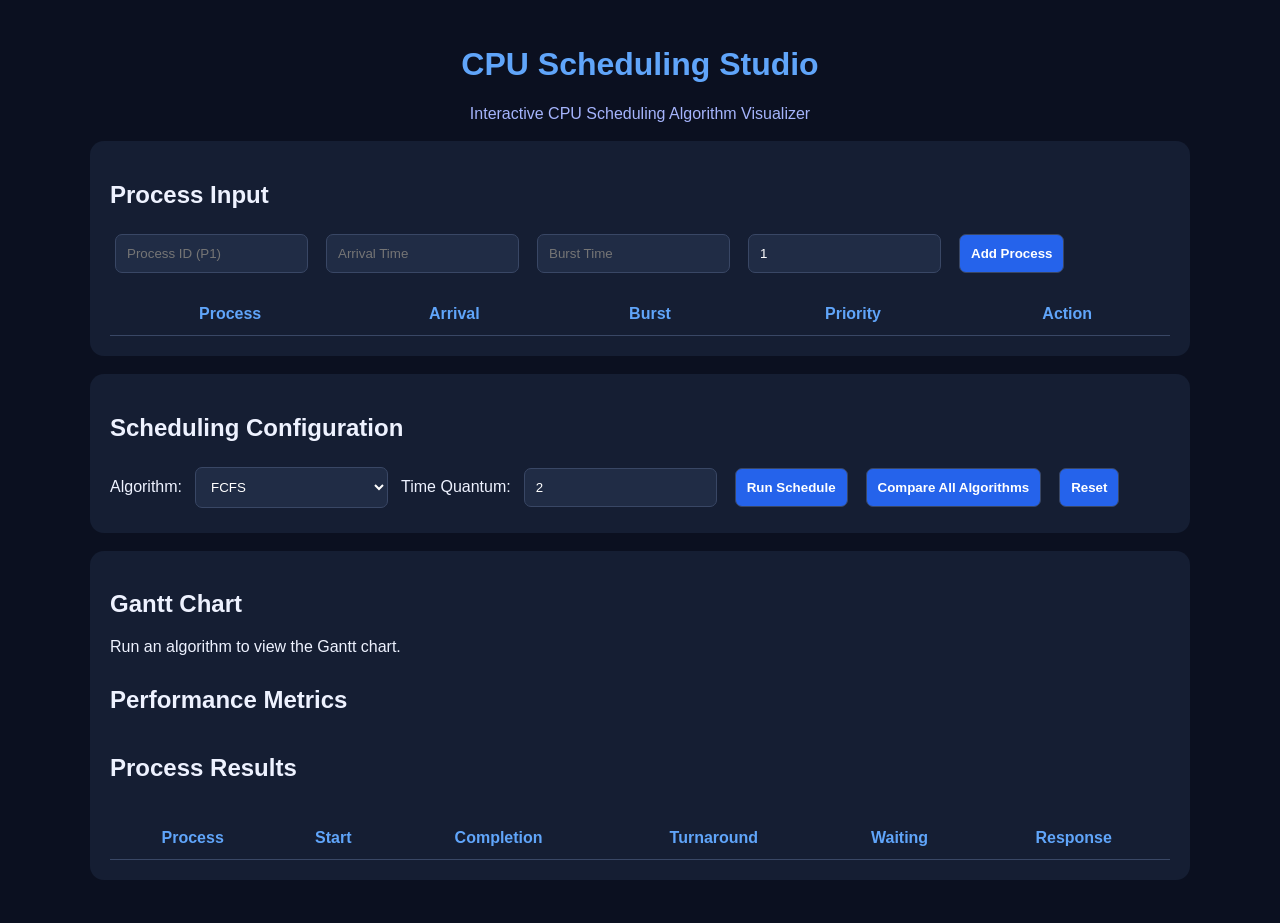
<file: index.html>
<!DOCTYPE html>
<html lang="en">
<head>
<meta charset="UTF-8">
<meta name="viewport" content="width=device-width, initial-scale=1.0">
<title>CPU Scheduling Studio</title>
<style>
*{box-sizing:border-box}
body{margin:0;background:#0b1020;color:#eef2ff;font-family:Arial,sans-serif;padding:25px}
.container{max-width:1100px;margin:auto}
h1{color:#60a5fa;text-align:center}
.subtitle{text-align:center;color:#a5b4fc}
.card{background:#151e33;padding:20px;border-radius:14px;margin:18px 0}
input,select,button{padding:11px;border-radius:7px;border:1px solid #394765;background:#202c45;color:white;margin:5px}
button{background:#2563eb;cursor:pointer;font-weight:bold}
button:hover{background:#1d4ed8}
table{width:100%;border-collapse:collapse;margin-top:15px}
th,td{padding:12px;text-align:center;border-bottom:1px solid #394765}
th{color:#60a5fa}
.gantt{display:flex;overflow-x:auto;margin:20px 0;padding-bottom:10px}
.block{min-width:75px;padding:15px 8px;text-align:center;background:#2563eb;border-right:2px solid #0b1020;border-radius:5px}
.idle{background:#64748b}
.time{font-size:12px;color:#a5b4fc;margin-top:5px}
.metrics{display:grid;grid-template-columns:repeat(auto-fit,minmax(150px,1fr));gap:12px}
.metric{background:#202c45;padding:15px;border-radius:9px;text-align:center}
.metric strong{display:block;font-size:23px;color:#60a5fa;margin-top:8px}
.actions{display:flex;flex-wrap:wrap;align-items:center;gap:8px}
@media(max-width:600px){body{padding:10px}th,td{padding:7px;font-size:12px}}
</style>
</head>
<body>
<div class="container">
<h1>CPU Scheduling Studio</h1>
<p class="subtitle">Interactive CPU Scheduling Algorithm Visualizer</p>

<div class="card">
<h2>Process Input</h2>
<div class="actions">
<input id="pid" placeholder="Process ID (P1)">
<input id="arrival" type="number" min="0" placeholder="Arrival Time">
<input id="burst" type="number" min="1" placeholder="Burst Time">
<input id="priority" type="number" placeholder="Priority" value="1">
<button onclick="addProcess()">Add Process</button>
</div>
<table>
<thead><tr><th>Process</th><th>Arrival</th><th>Burst</th><th>Priority</th><th>Action</th></tr></thead>
<tbody id="processRows"></tbody>
</table>
</div>

<div class="card">
<h2>Scheduling Configuration</h2>
<div class="actions">
<label>Algorithm:</label>
<select id="algorithm">
<option value="FCFS">FCFS</option>
<option value="SJF">SJF (Non-preemptive)</option>
<option value="Priority">Priority (Non-preemptive)</option>
<option value="RR">Round Robin</option>
</select>
<label>Time Quantum:</label>
<input id="quantum" type="number" value="2" min="1">
<button onclick="runSchedule()">Run Schedule</button>
<button onclick="compareAll()">Compare All Algorithms</button>
<button onclick="resetAll()">Reset</button>
</div>
</div>

<div class="card">
<h2>Gantt Chart</h2>
<div id="gantt" class="gantt">Run an algorithm to view the Gantt chart.</div>
<h2>Performance Metrics</h2>
<div class="metrics" id="metrics"></div>
<h2>Process Results</h2>
<div style="overflow-x:auto">
<table>
<thead><tr><th>Process</th><th>Start</th><th>Completion</th><th>Turnaround</th><th>Waiting</th><th>Response</th></tr></thead>
<tbody id="results"></tbody>
</table>
</div>
</div>

<div class="card" id="comparison" style="display:none">
<h2>Algorithm Comparison</h2>
<div style="overflow-x:auto">
<table>
<thead><tr><th>Algorithm</th><th>Avg Waiting</th><th>Avg Turnaround</th><th>Avg Response</th><th>CPU Utilization</th><th>Makespan</th></tr></thead>
<tbody id="compareRows"></tbody>
</table>
</div>
</div>
</div>

<script>
let processes=[];
function addProcess(){
 const id=document.getElementById('pid').value.trim();
 const at=Number(document.getElementById('arrival').value);
 const bt=Number(document.getElementById('burst').value);
 const pr=Number(document.getElementById('priority').value);
 if(!id||!Number.isInteger(at)||at<0||!Number.isInteger(bt)||bt<=0||!Number.isFinite(pr)||processes.some(p=>p.pid===id)){
 alert("Enter a unique process ID, non-negative arrival, positive burst and valid priority.");return;
 }
 processes.push({pid:id,at,bt,pr});
 renderProcesses();
 document.getElementById('pid').value='';
 document.getElementById('arrival').value='';
 document.getElementById('burst').value='';
}
function renderProcesses(){
 document.getElementById('processRows').innerHTML=processes.map((p,i)=>
 `<tr><td>${p.pid}</td><td>${p.at}</td><td>${p.bt}</td><td>${p.pr}</td><td><button onclick="removeProcess(${i})">Remove</button></td></tr>`
 ).join('');
}
function removeProcess(i){processes.splice(i,1);renderProcesses()}
function simulate(algo){
 if(!processes.length)throw Error("Add at least one process first.");
 const quantum=Number(document.getElementById('quantum').value);
 if(algo==='RR'&&(!Number.isInteger(quantum)||quantum<1))throw Error("Time quantum must be a positive integer.");
 let segments=[],stats={},firstStarts={},time=0,done=new Set(),remaining={};
 processes.forEach(p=>remaining[p.pid]=p.bt);
 const add=(pid,start,end)=>{if(end>start)segments.push({pid,start,end})};
 if(algo==='RR'){
  let queue=[],arrived=new Set(),completed=new Set();
  while(completed.size<processes.length){
   processes.filter(p=>p.at<=time&&!arrived.has(p.pid)).sort((a,b)=>a.at-b.at).forEach(p=>{queue.push(p);arrived.add(p.pid)});
   if(!queue.length){
    let next=Math.min(...processes.filter(p=>!completed.has(p.pid)).map(p=>p.at));
    add('IDLE',time,next);time=next;continue;
   }
   let p=queue.shift(),start=time; if(firstStarts[p.pid]===undefined)firstStarts[p.pid]=start;
   let run=Math.min(quantum,remaining[p.pid]);
   time+=run;remaining[p.pid]-=run;add(p.pid,start,time);
   processes.filter(x=>x.at<=time&&!arrived.has(x.pid)).sort((a,b)=>a.at-b.at).forEach(x=>{queue.push(x);arrived.add(x.pid)});
   if(remaining[p.pid]>0)queue.push(p);
   else{completed.add(p.pid);stats[p.pid]={start:stats[p.pid]?.start??start,ct:time}}
  }
 }else{
  while(done.size<processes.length){
   let available=processes.filter(p=>!done.has(p.pid)&&p.at<=time);
   if(!available.length){
    let next=Math.min(...processes.filter(p=>!done.has(p.pid)).map(p=>p.at));
    add('IDLE',time,next);time=next;continue;
   }
   available.sort((a,b)=>{
    if(algo==='SJF')return a.bt-b.bt||a.at-b.at;
    if(algo==='Priority')return a.pr-b.pr||a.at-b.at;
    return a.at-b.at;
   });
   let p=available[0],start=time;
   time+=p.bt;add(p.pid,start,time);
   stats[p.pid]={start,ct:time};done.add(p.pid);
  }
 }
 const rows=processes.map(p=>{
  let s=stats[p.pid],tat=s.ct-p.at,wt=tat-p.bt;
  return {pid:p.pid,start:s.start,ct:s.ct,tat,wt,rt:s.start-p.at,bt:p.bt};
 });
 let first=Math.min(...processes.map(p=>p.at)),end=time;
 let busy=segments.filter(s=>s.pid!=='IDLE').reduce((a,s)=>a+s.end-s.start,0);
 let n=rows.length;
 return {segments,rows,avgWT:rows.reduce((a,r)=>a+r.wt,0)/n,avgTAT:rows.reduce((a,r)=>a+r.tat,0)/n,avgRT:rows.reduce((a,r)=>a+r.rt,0)/n,util:100*busy/(end-first),makespan:end-first};
}
function runSchedule(){
 try{showResult(simulate(document.getElementById('algorithm').value));document.getElementById('comparison').style.display='none'}
 catch(e){alert(e.message)}
}
function showResult(r){
 document.getElementById('gantt').innerHTML=r.segments.map(s=>
 `<div><div class="block ${s.pid==='IDLE'?'idle':''}">${s.pid}</div><div class="time">${s.start} → ${s.end}</div></div>`
 ).join('');
 document.getElementById('metrics').innerHTML=[
 ['Average Waiting',r.avgWT.toFixed(2)],['Average Turnaround',r.avgTAT.toFixed(2)],
 ['Average Response',r.avgRT.toFixed(2)],['CPU Utilization',r.util.toFixed(2)+'%'],
 ['Makespan',r.makespan]
 ].map(m=>`<div class="metric">${m[0]}<strong>${m[1]}</strong></div>`).join('');
 document.getElementById('results').innerHTML=r.rows.map(x=>
 `<tr><td>${x.pid}</td><td>${x.start}</td><td>${x.ct}</td><td>${x.tat}</td><td>${x.wt}</td><td>${x.rt}</td></tr>`
 ).join('');
}
function compareAll(){
 try{
  let names=['FCFS','SJF','Priority','RR'];
  let data=names.map(a=>({name:a,...simulate(a)}));
  document.getElementById('compareRows').innerHTML=data.map(r=>
  `<tr><td>${r.name}</td><td>${r.avgWT.toFixed(2)}</td><td>${r.avgTAT.toFixed(2)}</td><td>${r.avgRT.toFixed(2)}</td><td>${r.util.toFixed(2)}%</td><td>${r.makespan}</td></tr>`
  ).join('');
  document.getElementById('comparison').style.display='block';
 }catch(e){alert(e.message)}
}
function resetAll(){
 processes=[];renderProcesses();
 document.getElementById('gantt').textContent='Run an algorithm to view the Gantt chart.';
 document.getElementById('metrics').innerHTML='';
 document.getElementById('results').innerHTML='';
 document.getElementById('comparison').style.display='none';
}
</script>
</body>
</html>
</file>
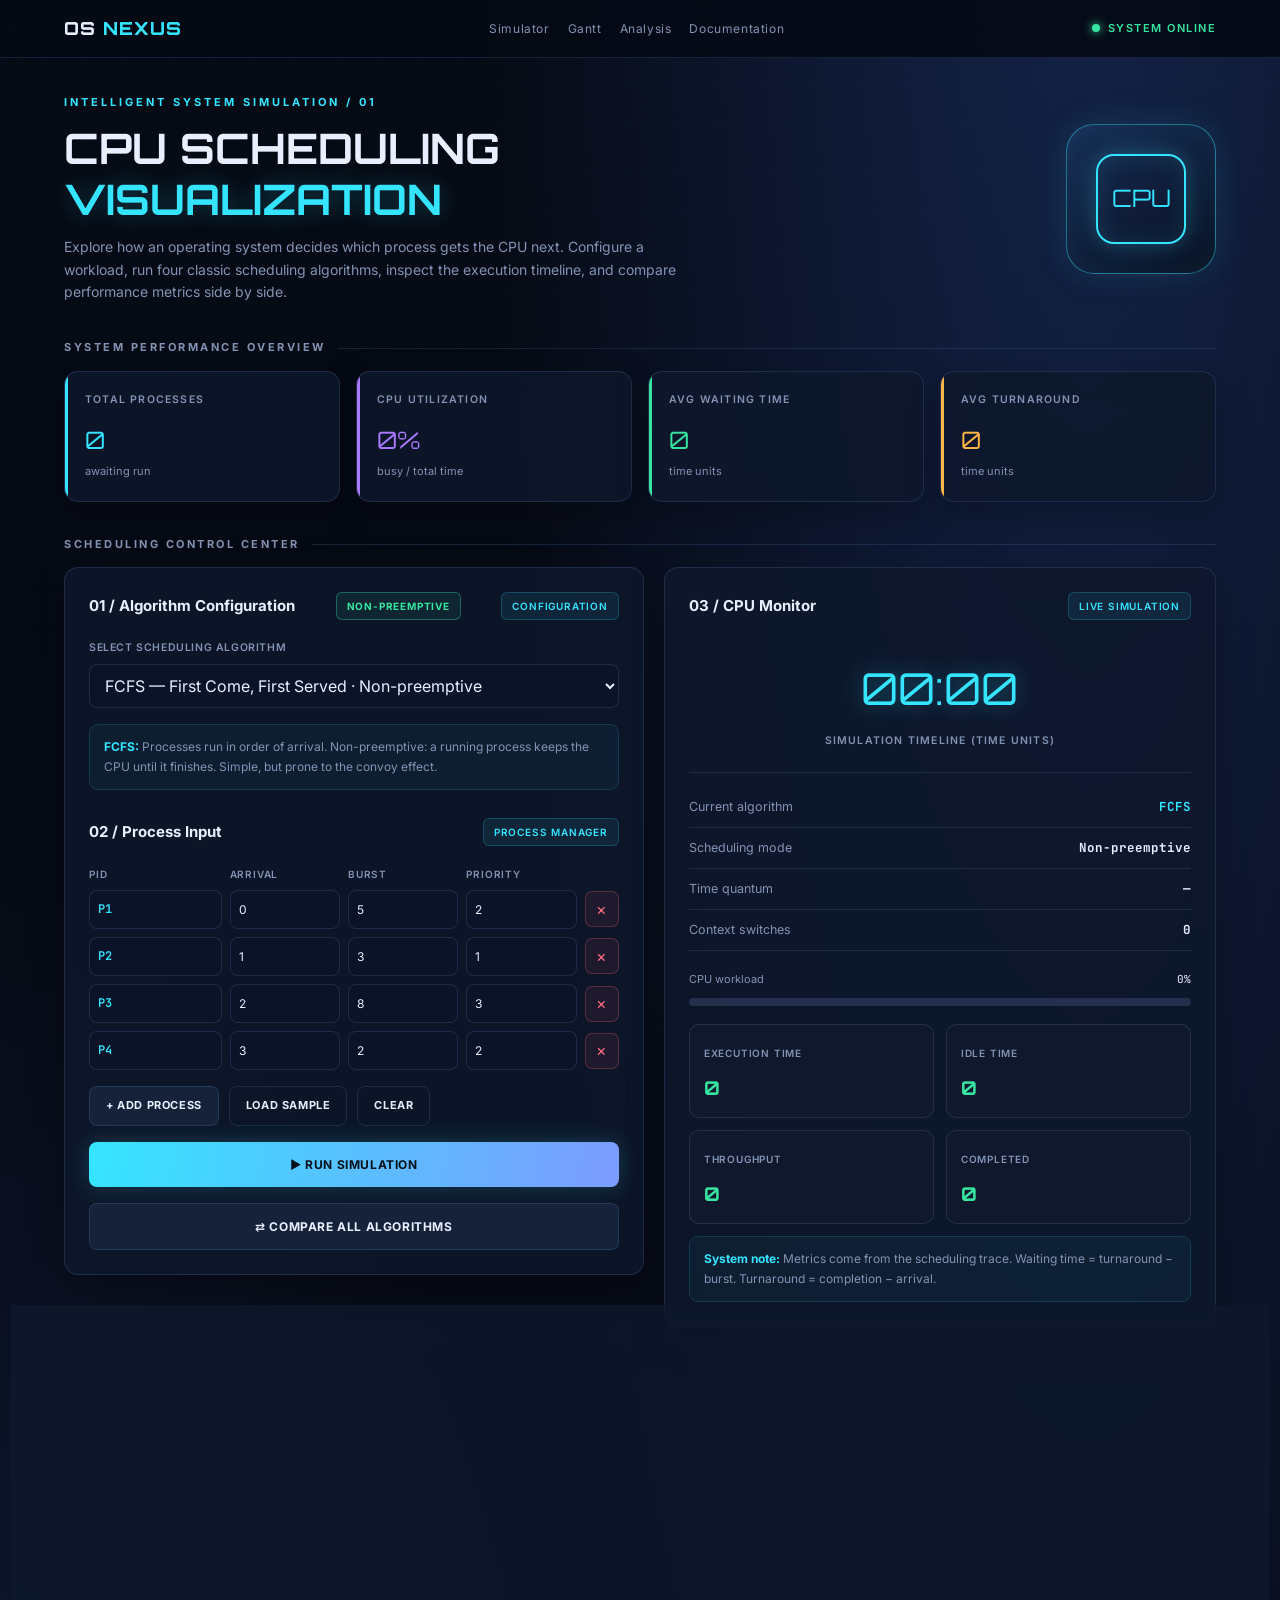
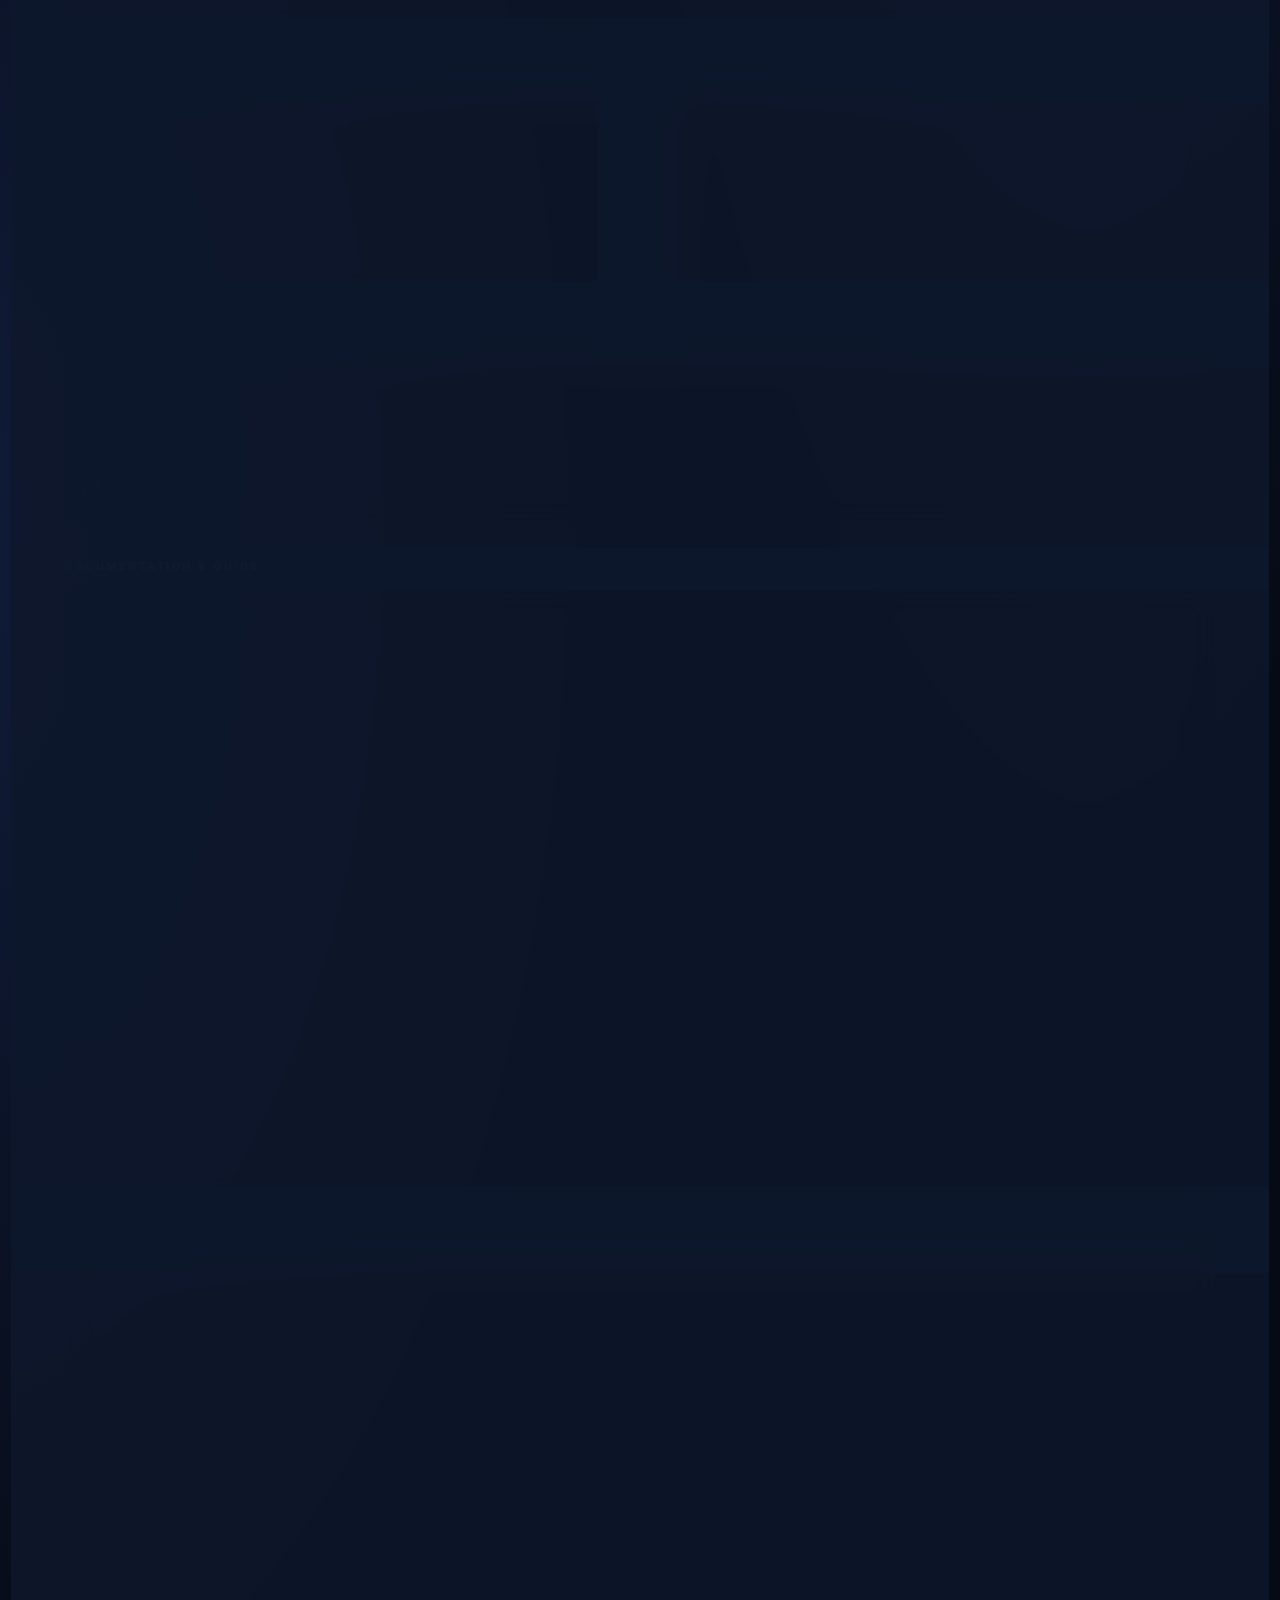
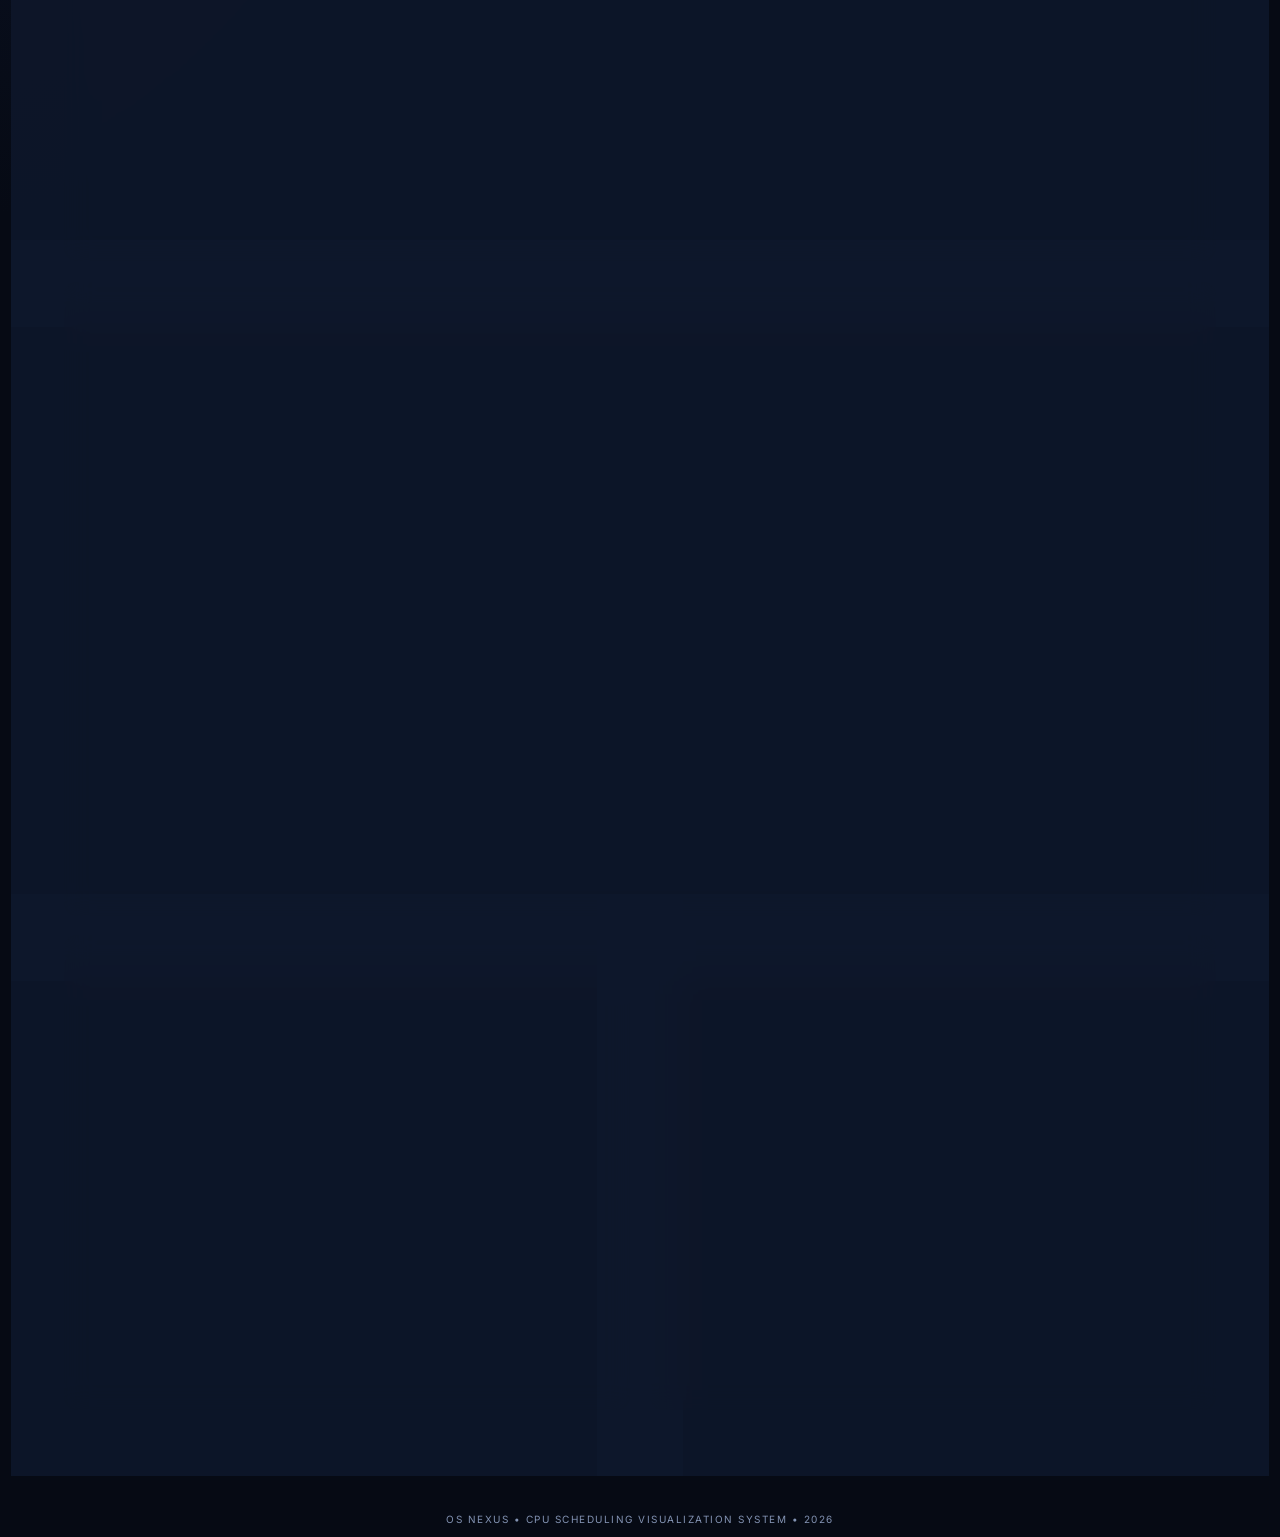
<file: templates/index.html>
<!DOCTYPE html>
<html lang="en">
<head>
<meta charset="UTF-8">
<meta name="viewport" content="width=device-width, initial-scale=1.0">
<title>OS Nexus | CPU Scheduling Visualizer</title>
<style>
@import url('https://fonts.googleapis.com/css2?family=Inter:wght@400;500;600;700&family=JetBrains+Mono:wght@400;600&family=Orbitron:wght@600;700;800&display=swap');

:root {
  --bg: #060a14;
  --panel: rgba(15, 24, 44, .85);
  --panel-solid: #0f182c;
  --cyan: #35e5ff;
  --purple: #a879ff;
  --green: #36e6a0;
  --amber: #ffb547;
  --pink: #ff6b9a;
  --red: #ff6b7f;
  --text: #e8f0ff;
  --muted: #8393b3;
  --border: rgba(99, 157, 218, .18);
  --radius: 14px;
}

* { box-sizing: border-box; }

html { scroll-behavior: smooth; }

body {
  margin: 0;
  color: var(--text);
  font-family: Inter, system-ui, sans-serif;
  line-height: 1.6;
  min-height: 100vh;
  background:
    radial-gradient(ellipse at 85% -10%, #15254d 0%, transparent 40%),
    radial-gradient(ellipse at -5% 45%, #101c3a 0%, transparent 35%),
    var(--bg);
  overflow-x: hidden;
}

body::before {
  content: "";
  position: fixed;
  inset: 0;
  pointer-events: none;
  opacity: .1;
  background-image:
    linear-gradient(rgba(65,147,255,.25) 1px, transparent 1px),
    linear-gradient(90deg, rgba(65,147,255,.25) 1px, transparent 1px);
  background-size: 42px 42px;
  mask-image: linear-gradient(to bottom, black, transparent 85%);
  z-index: 0;
}

button, input, select { font: inherit; }
button { cursor: pointer; }
.hidden { display: none !important; }
.mono { font-family: 'JetBrains Mono', ui-monospace, monospace; }

/* ============================================================
   Custom cursor
   The colour is fixed to cyan in every state. Hover and press
   only change the size, so the cursor never looks like it is
   changing colour. A thin dark outline keeps the ring visible
   when it passes over the bright cyan, purple, and green bars.
   ============================================================ */
.cursor {
  position: fixed;
  left: 0;
  top: 0;
  width: 0;
  height: 0;
  pointer-events: none;
  z-index: 9999;
  opacity: 0;
  transition: opacity .25s;
  will-change: transform;
}
.cursor.visible { opacity: 1; }

.cursor-dot,
.cursor-ring {
  position: absolute;
  left: 0;
  top: 0;
  border-radius: 50%;
}

.cursor-dot {
  width: 8px;
  height: 8px;
  margin: -4px 0 0 -4px;
  background: var(--cyan);
  box-shadow: 0 0 0 1px rgba(5,10,20,.6), 0 0 12px var(--cyan);
  transition: scale .15s;
}

.cursor-ring {
  width: 38px;
  height: 38px;
  margin: -19px 0 0 -19px;
  border: 1.5px solid var(--cyan);
  box-shadow: 0 0 0 1px rgba(5,10,20,.65), 0 0 18px rgba(53,229,255,.35);
  background: transparent;
  transition: scale .2s, box-shadow .2s;
}

.cursor.hover .cursor-ring {
  scale: 1.5;
  box-shadow: 0 0 0 1px rgba(5,10,20,.65), 0 0 24px rgba(53,229,255,.5);
}
.cursor.press .cursor-ring { scale: .8; }
.cursor.hover.press .cursor-ring { scale: 1.1; }
.cursor.press .cursor-dot { scale: 1.8; }

/* Only hide the system cursor on mouse-driven devices */
html.has-cursor, html.has-cursor * { cursor: none !important; }

/* ============================================================
   Top bar
   ============================================================ */
.topbar {
  position: sticky;
  top: 0;
  z-index: 20;
  display: flex;
  align-items: center;
  justify-content: space-between;
  gap: 16px;
  padding: 14px 5%;
  background: rgba(5, 9, 20, .9);
  backdrop-filter: blur(16px);
  border-bottom: 1px solid var(--border);
}
.logo {
  font-family: Orbitron, sans-serif;
  font-weight: 800;
  font-size: 18px;
  letter-spacing: 1px;
}
.logo span { color: var(--cyan); }
.nav { display: flex; gap: 18px; font-size: 12px; }
.nav a {
  color: var(--muted);
  text-decoration: none;
  letter-spacing: .6px;
  transition: color .2s;
}
.nav a:hover { color: var(--cyan); }
.status {
  display: flex;
  align-items: center;
  gap: 8px;
  color: var(--green);
  font-size: 11px;
  letter-spacing: 1.5px;
  font-weight: 600;
  white-space: nowrap;
}
.dot {
  width: 8px; height: 8px;
  border-radius: 50%;
  background: var(--green);
  box-shadow: 0 0 10px var(--green);
  animation: pulse 1.6s infinite;
}
@keyframes pulse { 50% { opacity: .3; } }

/* ============================================================
   Layout primitives
   ============================================================ */
.container {
  position: relative;
  z-index: 1;
  max-width: 1400px;
  margin: 0 auto;
  padding: 36px 5% 60px;
}
.hero {
  display: flex;
  justify-content: space-between;
  align-items: center;
  gap: 30px;
  margin-bottom: 36px;
}
.eyebrow {
  color: var(--cyan);
  font-size: 11px;
  letter-spacing: 3px;
  font-weight: 700;
}
h1 {
  font-family: Orbitron, sans-serif;
  font-size: clamp(26px, 4vw, 42px);
  line-height: 1.2;
  margin: 12px 0;
}
h1 span {
  color: var(--cyan);
  text-shadow: 0 0 24px rgba(53,229,255,.3);
}
.hero p {
  color: var(--muted);
  max-width: 640px;
  font-size: 14px;
  margin: 0;
}
.cpu {
  width: 150px; height: 150px;
  flex-shrink: 0;
  display: grid;
  place-items: center;
  border-radius: 28px;
  background: linear-gradient(145deg, #172c54, #090f21);
  border: 1px solid rgba(53,229,255,.45);
  box-shadow: 0 0 35px rgba(53,229,255,.12), inset 0 0 30px rgba(53,229,255,.08);
  animation: float 4s ease-in-out infinite;
}
.cpu-inner {
  width: 90px; height: 90px;
  border: 2px solid var(--cyan);
  border-radius: 18px;
  display: grid;
  place-items: center;
  color: var(--cyan);
  font-family: Orbitron;
  font-size: 24px;
  box-shadow: 0 0 25px rgba(53,229,255,.3), inset 0 0 25px rgba(53,229,255,.12);
}
@keyframes float { 50% { transform: translateY(-8px); } }

.section-label {
  font-size: 11px;
  color: var(--muted);
  letter-spacing: 2.5px;
  font-weight: 700;
  margin: 34px 0 14px;
  display: flex;
  align-items: center;
  gap: 12px;
}
.section-label::after {
  content: "";
  flex: 1;
  height: 1px;
  background: var(--border);
}

.panel, .stat-card {
  background: var(--panel);
  backdrop-filter: blur(14px);
  border: 1px solid var(--border);
  border-radius: var(--radius);
  box-shadow: 0 12px 35px rgba(0,0,0,.25);
  transition: border-color .25s;
}
.panel:hover, .stat-card:hover { border-color: rgba(53,229,255,.4); }
.panel { padding: 24px; min-width: 0; }

.panel-heading {
  display: flex;
  align-items: center;
  justify-content: space-between;
  gap: 10px;
  margin-bottom: 20px;
  flex-wrap: wrap;
}
.panel-heading h2 {
  font-size: 15px;
  margin: 0;
  font-weight: 700;
}
.tag {
  color: var(--cyan);
  background: rgba(53,229,255,.08);
  border: 1px solid rgba(53,229,255,.2);
  padding: 5px 10px;
  border-radius: 6px;
  font-size: 10px;
  letter-spacing: .8px;
  font-weight: 600;
}

/* Preemptive / non-preemptive mode badge */
.mode {
  display: inline-block;
  font-size: 10px;
  letter-spacing: .8px;
  font-weight: 700;
  padding: 5px 10px;
  border-radius: 6px;
  border: 1px solid;
}
.mode.np { color: var(--green); background: rgba(54,230,160,.08); border-color: rgba(54,230,160,.35); }
.mode.p  { color: var(--amber); background: rgba(255,181,71,.08); border-color: rgba(255,181,71,.35); }

/* ============================================================
   Stats
   ============================================================ */
.stats {
  display: grid;
  grid-template-columns: repeat(4, 1fr);
  gap: 16px;
}
.stat-card {
  padding: 20px;
  position: relative;
  overflow: hidden;
  --accent: var(--cyan);
}
.stat-card::before {
  content: "";
  position: absolute;
  left: 0; top: 0; bottom: 0;
  width: 3px;
  background: var(--accent);
}
.stat-card:nth-child(2) { --accent: var(--purple); }
.stat-card:nth-child(3) { --accent: var(--green); }
.stat-card:nth-child(4) { --accent: var(--amber); }
.stat-title {
  color: var(--muted);
  font-size: 10.5px;
  letter-spacing: 1.2px;
  font-weight: 600;
}
.stat-value {
  font-family: Orbitron;
  font-size: 24px;
  margin-top: 12px;
  color: var(--accent);
}
.stat-sub {
  color: var(--muted);
  font-size: 11px;
  margin-top: 4px;
}

/* ============================================================
   Forms
   ============================================================ */
label {
  display: block;
  font-size: 10.5px;
  color: var(--muted);
  margin-bottom: 7px;
  letter-spacing: .6px;
  font-weight: 600;
}
select, input {
  width: 100%;
  background: #0a1328;
  color: var(--text);
  border: 1px solid var(--border);
  border-radius: 8px;
  padding: 10px 11px;
  outline: none;
  min-width: 0;
  transition: border-color .2s, box-shadow .2s;
}
select:focus, input:focus {
  border-color: var(--cyan);
  box-shadow: 0 0 0 3px rgba(53,229,255,.12);
}
.field { margin-bottom: 16px; }

.algorithm-info {
  background: rgba(53,229,255,.045);
  border: 1px solid rgba(53,229,255,.14);
  border-radius: 9px;
  padding: 12px 14px;
  font-size: 12px;
  line-height: 1.65;
  color: var(--muted);
  margin-top: 12px;
}
.algorithm-info strong { color: var(--cyan); }

.workspace {
  display: grid;
  grid-template-columns: minmax(0, 1.05fr) minmax(0, 1fr);
  gap: 20px;
  align-items: start;
  margin-top: 0;
}

.process-head, .process-row {
  display: grid;
  grid-template-columns: 1.2fr 1fr 1fr 1fr 34px;
  gap: 8px;
  align-items: center;
}
.process-head {
  color: var(--muted);
  font-size: 10px;
  letter-spacing: .8px;
  font-weight: 600;
  margin-bottom: 8px;
}
.process-row { margin-bottom: 8px; }
.process-row input { padding: 9px 8px; font-size: 12px; }
.process-row .pid {
  color: var(--cyan);
  font-family: 'JetBrains Mono', monospace;
  font-weight: 600;
}
.remove {
  border: 1px solid rgba(255,100,120,.25);
  background: rgba(255,80,100,.08);
  color: var(--red);
  border-radius: 7px;
  height: 36px;
  font-size: 16px;
  transition: background .2s;
}
.remove:hover { background: rgba(255,80,100,.2); }

.actions {
  display: flex;
  flex-wrap: wrap;
  gap: 10px;
  margin-top: 16px;
}
.btn {
  border: 1px solid var(--border);
  border-radius: 8px;
  padding: 10px 16px;
  font-size: 11px;
  font-weight: 700;
  letter-spacing: .6px;
  color: var(--text);
  background: #16223a;
  transition: transform .15s, filter .15s, box-shadow .2s;
}
.btn:hover { transform: translateY(-1px); filter: brightness(1.15); }
.btn:disabled { opacity: .4; cursor: not-allowed; transform: none; filter: none; }
.btn-primary {
  color: #05111b;
  background: linear-gradient(100deg, var(--cyan), #7c9bff);
  border: none;
  box-shadow: 0 0 22px rgba(53,229,255,.2);
}
.btn-ghost { background: transparent; }
.btn-block { width: 100%; padding: 13px; font-size: 12px; }

.error {
  margin-top: 14px;
  padding: 11px 14px;
  border-radius: 8px;
  background: rgba(255,80,100,.1);
  border: 1px solid rgba(255,80,100,.35);
  color: #ffb3bd;
  font-size: 12px;
}

/* ============================================================
   CPU monitor
   ============================================================ */
.clock-wrap { text-align: center; padding: 14px 0 8px; }
.clock {
  font-family: Orbitron;
  color: var(--cyan);
  font-size: 44px;
  text-shadow: 0 0 22px rgba(53,229,255,.35);
  font-variant-numeric: tabular-nums;
}
.kv {
  display: flex;
  justify-content: space-between;
  font-size: 12.5px;
  padding: 10px 0;
  border-bottom: 1px solid var(--border);
}
.kv:last-child { border-bottom: none; }
.kv span:first-child { color: var(--muted); }
.kv strong { font-family: 'JetBrains Mono', monospace; }

.load-track {
  height: 8px;
  background: #22304b;
  border-radius: 20px;
  margin-top: 10px;
  overflow: hidden;
}
.load-bar {
  height: 100%;
  width: 0%;
  background: linear-gradient(90deg, var(--cyan), var(--purple));
  transition: width .7s ease;
  box-shadow: 0 0 12px rgba(53,229,255,.5);
}
.result-cards {
  display: grid;
  grid-template-columns: repeat(2, 1fr);
  gap: 12px;
  margin-top: 18px;
}
.result {
  background: var(--panel-solid);
  padding: 14px;
  border-radius: 10px;
  border: 1px solid var(--border);
}
.result small {
  color: var(--muted);
  font-size: 10px;
  letter-spacing: .8px;
  font-weight: 600;
}
.result strong {
  display: block;
  margin-top: 8px;
  font-family: Orbitron;
  font-size: 19px;
  color: var(--green);
}

/* ============================================================
   Gantt chart (themed)
   ============================================================ */
.visual-panel { margin-top: 20px; }

.gantt-toolbar {
  display: flex;
  align-items: center;
  justify-content: space-between;
  flex-wrap: wrap;
  gap: 12px;
  margin-bottom: 18px;
}
.legend {
  display: flex;
  flex-wrap: wrap;
  gap: 14px;
  font-size: 11px;
  color: var(--muted);
}
.legend-item { display: flex; align-items: center; gap: 6px; }
.swatch { width: 10px; height: 10px; border-radius: 3px; }

.gantt-scroll { overflow-x: auto; padding: 4px 2px 6px; }
.gantt { min-width: 640px; }

.g-row {
  display: grid;
  grid-template-columns: 116px 1fr;
  align-items: center;
  gap: 14px;
  margin-bottom: 10px;
}
.g-label {
  font-family: 'JetBrains Mono', monospace;
  font-size: 12px;
  font-weight: 600;
  color: var(--text);
  line-height: 1.3;
}
.g-label small {
  display: block;
  color: var(--muted);
  font-weight: 400;
  font-size: 10px;
  margin-top: 2px;
}
.g-track {
  position: relative;
  height: 46px;
  border-radius: 9px;
  background: rgba(8, 14, 30, .75);
  border: 1px solid var(--border);
  overflow: visible;
}
.g-track.ruler {
  height: 26px;
  background: transparent;
  border: none;
  border-bottom: 1px solid var(--border);
  border-radius: 0;
}

.tick {
  position: absolute;
  top: 0;
  bottom: 0;
  width: 1px;
  background: rgba(99,157,218,.12);
  pointer-events: none;
}
.g-track.ruler .tick { background: rgba(99,157,218,.45); top: 16px; }
.tick span {
  position: absolute;
  top: -15px;
  left: 0;
  transform: translateX(-50%);
  font-family: 'JetBrains Mono', monospace;
  font-size: 10px;
  color: var(--muted);
  white-space: nowrap;
}
.g-track.ruler .tick span { top: 0; }

.bar {
  position: absolute;
  top: 6px;
  bottom: 6px;
  border-radius: 7px;
  display: flex;
  align-items: center;
  justify-content: center;
  font-family: 'JetBrains Mono', monospace;
  font-size: 12px;
  font-weight: 700;
  color: #05111b;
  background: linear-gradient(180deg, rgba(255,255,255,.4), var(--c) 65%);
  box-shadow: 0 0 14px -2px var(--c), inset 0 1px 0 rgba(255,255,255,.35);
  border: 1px solid rgba(255,255,255,.18);
  transform-origin: left center;
  animation: grow .45s cubic-bezier(.2,.8,.2,1) both;
  animation-delay: var(--delay, 0ms);
  transition: filter .2s, transform .2s;
  overflow: hidden;
  white-space: nowrap;
}
.bar:hover { filter: brightness(1.2); transform: translateY(-2px); }

@keyframes grow {
  from { transform: scaleX(0); opacity: 0; }
  to   { transform: scaleX(1); opacity: 1; }
}

.arrive {
  position: absolute;
  top: -5px;
  bottom: -5px;
  width: 2px;
  background: var(--amber);
  box-shadow: 0 0 8px var(--amber);
  border-radius: 2px;
  opacity: .85;
  pointer-events: none;
}
.arrive::after {
  content: "";
  position: absolute;
  top: -4px;
  left: -3px;
  width: 8px;
  height: 8px;
  border-radius: 50%;
  background: var(--amber);
}

.head {
  position: absolute;
  top: -8px;
  bottom: -8px;
  left: 100%;
  width: 2px;
  background: #fff;
  box-shadow: 0 0 10px var(--cyan), 0 0 22px var(--cyan);
  pointer-events: none;
  z-index: 3;
}
.gantt.playing .head { animation: sweep var(--sweep) linear forwards; }
@keyframes sweep {
  from { left: 0%; }
  to   { left: 100%; }
}

.gantt-axis-note {
  font-size: 11px;
  color: var(--muted);
  margin-top: 14px;
  line-height: 1.6;
}

.empty {
  color: var(--muted);
  text-align: center;
  padding: 40px 10px;
  font-size: 13px;
  line-height: 1.8;
}

/* ===== CPU lane (compact, proportional) ===== */
.g-track.cpu-lane {
  height: 96px;
  background: linear-gradient(180deg, rgba(53,229,255,.07), rgba(8,14,30,.8));
  border-color: rgba(53,229,255,.35);
  box-shadow: 0 0 24px -8px rgba(53,229,255,.35), inset 0 0 30px rgba(53,229,255,.04);
  width: 100%;
  border-radius: 12px;
}

.cpu-seg {
  position: absolute;
  top: 12px;
  height: 52px;
  border-radius: 9px;
  display: flex;
  flex-direction: column;
  align-items: center;
  justify-content: center;
  gap: 3px;
  font-family: 'JetBrains Mono', monospace;
  color: #05111b;
  background: linear-gradient(180deg, rgba(255,255,255,.5) 0%, var(--c) 45%, var(--c) 100%);
  border: 1px solid rgba(255,255,255,.25);
  box-shadow: 0 0 14px -2px var(--c), inset 0 1px 0 rgba(255,255,255,.4);
  overflow: hidden;
  transform-origin: left center;
  animation: grow .45s cubic-bezier(.2,.8,.2,1) both;
  animation-delay: var(--delay, 0ms);
  transition: transform .2s, filter .2s;
}
.cpu-seg:hover { transform: translateY(-3px); filter: brightness(1.15); }

.cpu-seg .cpu-name {
  font-size: 14px;
  font-weight: 800;
  line-height: 1;
  white-space: nowrap;
}
.cpu-seg .cpu-dur {
  font-size: 11px;
  font-weight: 600;
  opacity: .8;
  line-height: 1;
  white-space: nowrap;
}

.cpu-seg.idle {
  background: repeating-linear-gradient(45deg, #1c2640 0 6px, #141c30 6px 12px);
  border: 1px dashed #3d4a68;
  box-shadow: none;
  color: var(--muted);
}
.cpu-seg.idle:hover { transform: none; }

.cpu-time {
  position: absolute;
  top: 70px;
  font-family: 'JetBrains Mono', monospace;
  font-size: 10px;
  font-weight: 700;
  color: var(--cyan);
  white-space: nowrap;
  pointer-events: none;
}

/* ============================================================
   Bars (waiting time)
   ============================================================ */
.bars { display: grid; gap: 12px; }
.bar-row {
  display: grid;
  grid-template-columns: 56px 1fr 56px;
  align-items: center;
  gap: 12px;
  font-size: 12px;
}
.bar-id { font-family: 'JetBrains Mono', monospace; font-weight: 600; }
.bar-track {
  height: 10px;
  background: #1d2a44;
  border-radius: 10px;
  overflow: hidden;
}
.bar-fill {
  height: 100%;
  border-radius: 10px;
  transition: width .6s ease;
  box-shadow: 0 0 10px currentColor;
}
.bar-value {
  text-align: right;
  font-family: 'JetBrains Mono', monospace;
  color: var(--muted);
}

/* ============================================================
   Tables
   ============================================================ */
.table-wrap { overflow-x: auto; }
table {
  border-collapse: collapse;
  width: 100%;
  min-width: 560px;
  font-size: 12px;
}
th {
  color: var(--cyan);
  font-size: 10px;
  letter-spacing: .8px;
  font-weight: 600;
  text-align: left;
  padding: 12px;
  background: rgba(53,229,255,.05);
  border-bottom: 1px solid var(--border);
}
td {
  padding: 12px;
  border-bottom: 1px solid var(--border);
  color: #dce8ff;
  font-family: 'JetBrains Mono', monospace;
}
td.name { font-family: Inter, sans-serif; font-weight: 600; }
tbody tr:hover { background: rgba(53,229,255,.04); }
tr.best td { color: var(--green); }
.badge {
  display: inline-block;
  font-size: 9.5px;
  letter-spacing: .8px;
  padding: 3px 7px;
  border-radius: 5px;
  background: rgba(54,230,160,.12);
  color: var(--green);
  border: 1px solid rgba(54,230,160,.3);
  margin-left: 6px;
  font-family: Inter, sans-serif;
}
.note {
  color: var(--muted);
  font-size: 11px;
  margin: 14px 2px 0;
}

/* ============================================================
   Documentation
   ============================================================ */
.two-col {
  display: grid;
  grid-template-columns: 1fr 1fr;
  gap: 20px;
  margin-top: 20px;
}
.doc-grid {
  display: grid;
  grid-template-columns: repeat(2, minmax(0, 1fr));
  gap: 16px;
}
.doc-card {
  background: var(--panel-solid);
  border: 1px solid var(--border);
  border-radius: 12px;
  padding: 18px;
  transition: border-color .25s, transform .25s;
}
.doc-card:hover { border-color: rgba(53,229,255,.4); transform: translateY(-2px); }
.doc-card h3 {
  font-family: Orbitron;
  font-size: 13px;
  margin: 0 0 10px;
  color: var(--cyan);
  letter-spacing: .6px;
}
.doc-card p, .doc-card li {
  font-size: 12.5px;
  color: var(--muted);
  line-height: 1.7;
  margin: 0 0 8px;
}
.doc-card ul { margin: 0; padding-left: 18px; }
.doc-card strong { color: var(--text); }
.formula {
  font-family: 'JetBrains Mono', monospace;
  font-size: 12px;
  color: var(--green);
  background: rgba(54,230,160,.06);
  border: 1px solid rgba(54,230,160,.18);
  border-radius: 7px;
  padding: 7px 10px;
  margin: 6px 0 10px;
}
.steps { counter-reset: step; list-style: none; padding: 0; margin: 0; }
.steps li {
  counter-increment: step;
  position: relative;
  padding-left: 40px;
  margin-bottom: 14px;
  font-size: 13px;
  color: var(--muted);
}
.steps li::before {
  content: counter(step);
  position: absolute;
  left: 0;
  top: 0;
  width: 26px;
  height: 26px;
  border-radius: 8px;
  display: grid;
  place-items: center;
  font-family: Orbitron;
  font-size: 11px;
  color: #05111b;
  background: linear-gradient(135deg, var(--cyan), var(--purple));
}
.steps strong { color: var(--text); }

.tech-table td:first-child { font-family: Inter, sans-serif; font-weight: 600; color: var(--text); }
.tech-table td { font-size: 12px; line-height: 1.6; }

.glossary dt {
  color: var(--cyan);
  font-weight: 600;
  font-size: 13px;
  margin-top: 12px;
}
.glossary dd {
  margin: 4px 0 0;
  color: var(--muted);
  font-size: 12.5px;
  line-height: 1.7;
}

.footer {
  text-align: center;
  color: var(--muted);
  padding: 40px 10px 10px;
  font-size: 10px;
  letter-spacing: 1.5px;
}

/* ============================================================
   Responsive
   ============================================================ */
@media (max-width: 1000px) {
  .workspace, .two-col { grid-template-columns: 1fr; }
  .nav { display: none; }
}
@media (max-width: 800px) {
  .stats { grid-template-columns: repeat(2, 1fr); }
  .doc-grid { grid-template-columns: 1fr; }
}
@media (max-width: 550px) {
  .container { padding: 24px 4%; }
  .hero { align-items: flex-start; }
  .cpu { width: 88px; height: 88px; border-radius: 18px; }
  .cpu-inner { width: 52px; height: 52px; font-size: 14px; }
  .stats { gap: 9px; }
  .stat-card { padding: 14px; }
  .stat-value { font-size: 18px; }
  .panel { padding: 16px; }
  .process-head, .process-row { grid-template-columns: 1fr 1fr 1fr 1fr 28px; gap: 5px; }
  .process-row input { font-size: 11px; padding: 8px 6px; }
  .clock { font-size: 34px; }
  .g-row { grid-template-columns: 84px 1fr; gap: 8px; }
}
</style>
</head>
<body>

<!-- Custom cursor: one wrapper, dot and ring share its exact centre -->
<div class="cursor" id="cursor" aria-hidden="true">
  <div class="cursor-ring"></div>
  <div class="cursor-dot"></div>
</div>

<header class="topbar">
  <div class="logo">OS <span>NEXUS</span></div>
  <nav class="nav">
    <a href="#control">Simulator</a>
    <a href="#gantt">Gantt</a>
    <a href="#analysis">Analysis</a>
    <a href="#docs">Documentation</a>
  </nav>
  <div class="status"><span class="dot"></span> SYSTEM ONLINE</div>
</header>

<main class="container">

  <!-- ================= HERO ================= -->
  <section class="hero">
    <div>
      <div class="eyebrow">INTELLIGENT SYSTEM SIMULATION / 01</div>
      <h1>CPU SCHEDULING<br><span>VISUALIZATION</span></h1>
      <p>
        Explore how an operating system decides which process gets the CPU next.
        Configure a workload, run four classic scheduling algorithms, inspect the
        execution timeline, and compare performance metrics side by side.
      </p>
    </div>
    <div class="cpu" aria-hidden="true">
      <div class="cpu-inner">CPU</div>
    </div>
  </section>

  <!-- ================= STATS ================= -->
  <div class="section-label">SYSTEM PERFORMANCE OVERVIEW</div>
  <section class="stats">
    <div class="stat-card">
      <div class="stat-title">TOTAL PROCESSES</div>
      <div class="stat-value" id="totalStat">0</div>
      <div class="stat-sub" id="totalSub">awaiting run</div>
    </div>
    <div class="stat-card">
      <div class="stat-title">CPU UTILIZATION</div>
      <div class="stat-value" id="utilStat">0%</div>
      <div class="stat-sub" id="utilSub">busy / total time</div>
    </div>
    <div class="stat-card">
      <div class="stat-title">AVG WAITING TIME</div>
      <div class="stat-value" id="waitStat">0</div>
      <div class="stat-sub">time units</div>
    </div>
    <div class="stat-card">
      <div class="stat-title">AVG TURNAROUND</div>
      <div class="stat-value" id="tatStat">0</div>
      <div class="stat-sub">time units</div>
    </div>
  </section>

  <!-- ================= CONTROL CENTER ================= -->
  <div class="section-label" id="control">SCHEDULING CONTROL CENTER</div>
  <section class="workspace">

    <div class="panel">
      <div class="panel-heading">
        <h2>01 / Algorithm Configuration</h2>
        <span class="mode np" id="modeBadge">NON-PREEMPTIVE</span>
        <span class="tag">CONFIGURATION</span>
      </div>

      <div class="field">
        <label for="algorithm">SELECT SCHEDULING ALGORITHM</label>
        <select id="algorithm">
          <option value="FCFS">FCFS — First Come, First Served · Non-preemptive</option>
          <option value="SJF">SJF — Shortest Job First · Non-preemptive</option>
          <option value="PRIORITY">Priority Scheduling · Non-preemptive</option>
          <option value="RR">Round Robin · Preemptive</option>
        </select>
      </div>

      <div class="field hidden" id="quantumField">
        <label for="quantum">TIME QUANTUM</label>
        <input type="number" id="quantum" value="2" min="1" step="1">
      </div>

      <div class="algorithm-info" id="algorithmInfo"></div>

      <div class="panel-heading" style="margin-top:28px">
        <h2>02 / Process Input</h2>
        <span class="tag">PROCESS MANAGER</span>
      </div>

      <div class="process-head">
        <span>PID</span><span>ARRIVAL</span><span>BURST</span><span>PRIORITY</span><span></span>
      </div>
      <div id="processList"></div>

      <div class="actions">
        <button class="btn" id="addBtn">+ ADD PROCESS</button>
        <button class="btn btn-ghost" id="sampleBtn">LOAD SAMPLE</button>
        <button class="btn btn-ghost" id="clearBtn">CLEAR</button>
      </div>
      <div class="actions">
        <button class="btn btn-primary btn-block" id="runBtn">▶ RUN SIMULATION</button>
      </div>
      <div class="actions">
        <button class="btn btn-block" id="compareBtn">⇄ COMPARE ALL ALGORITHMS</button>
      </div>

      <div class="error hidden" id="errorBox" role="alert"></div>
    </div>

    <div class="panel">
      <div class="panel-heading">
        <h2>03 / CPU Monitor</h2>
        <span class="tag">LIVE SIMULATION</span>
      </div>

      <div class="clock-wrap">
        <div class="clock" id="clock">00:00</div>
        <div class="stat-title" style="margin-top:8px">SIMULATION TIMELINE (TIME UNITS)</div>
      </div>

      <div style="height:1px;background:var(--border);margin:14px 0"></div>

      <div class="kv"><span>Current algorithm</span><strong id="activeAlgorithm" style="color:var(--cyan)">—</strong></div>
      <div class="kv"><span>Scheduling mode</span><strong id="activeMode">—</strong></div>
      <div class="kv"><span>Time quantum</span><strong id="activeQuantum">—</strong></div>
      <div class="kv"><span>Context switches</span><strong id="switches">0</strong></div>

      <div style="margin-top:20px">
        <div style="display:flex;justify-content:space-between;font-size:11px">
          <span style="color:var(--muted)">CPU workload</span>
          <span id="cpuLoad" class="mono">0%</span>
        </div>
        <div class="load-track"><div id="loadBar" class="load-bar"></div></div>
      </div>

      <div class="result-cards">
        <div class="result"><small>EXECUTION TIME</small><strong id="execTime">0</strong></div>
        <div class="result"><small>IDLE TIME</small><strong id="idleTime">0</strong></div>
        <div class="result"><small>THROUGHPUT</small><strong id="throughput">0</strong></div>
        <div class="result"><small>COMPLETED</small><strong id="completed">0</strong></div>
      </div>

      <div class="algorithm-info">
        <strong>System note:</strong> Metrics come from the scheduling trace.
        Waiting time = turnaround − burst. Turnaround = completion − arrival.
      </div>
    </div>
  </section>

  <!-- ================= GANTT ================= -->
  <section class="panel visual-panel" id="gantt">
    <div class="panel-heading">
      <h2>04 / CPU Gantt Chart</h2>
      <span class="tag">EXECUTION TIMELINE</span>
    </div>

    <div class="gantt-toolbar">
      <div id="legend" class="legend hidden"></div>
      <button class="btn btn-ghost" id="replayBtn" disabled>↻ REPLAY</button>
    </div>

    <div id="ganttArea" class="gantt-scroll">
      <div class="empty">
        Awaiting simulation…<br>
        Configure your processes and press <strong>RUN SIMULATION</strong>.
      </div>
    </div>
    <p class="gantt-axis-note hidden" id="ganttNote"></p>
  </section>

  <!-- ================= ANALYSIS ================= -->
  <div class="two-col" id="analysis">
    <section class="panel">
      <div class="panel-heading">
        <h2>05 / Process Performance Analysis</h2>
        <span class="tag">RESULT ANALYTICS</span>
      </div>
      <div class="table-wrap">
        <table>
          <thead>
            <tr>
              <th>PROCESS</th><th>ARRIVAL</th><th>BURST</th>
              <th>COMPLETION</th><th>TURNAROUND</th><th>WAITING</th>
            </tr>
          </thead>
          <tbody id="resultBody">
            <tr><td colspan="6" class="empty">No results available yet.</td></tr>
          </tbody>
        </table>
      </div>
    </section>

    <section class="panel">
      <div class="panel-heading">
        <h2>06 / Waiting Time Distribution</h2>
        <span class="tag">COMPARISON</span>
      </div>
      <div id="waitBars" class="empty">Run a simulation to see per-process waiting times.</div>
    </section>
  </div>

  <section class="panel visual-panel">
    <div class="panel-heading">
      <h2>07 / Algorithm Comparison</h2>
      <span class="tag">BENCHMARK</span>
    </div>
    <div class="table-wrap" id="compareArea">
      <div class="empty">
        Press <strong>COMPARE ALL ALGORITHMS</strong> to benchmark every scheduler
        on the current workload.
      </div>
    </div>
  </section>

  <!-- ================= DOCUMENTATION ================= -->
  <div class="section-label" id="docs">DOCUMENTATION & GUIDE</div>

  <section class="panel">
    <div class="panel-heading">
      <h2>08 / About This Simulator</h2>
      <span class="tag">OVERVIEW</span>
    </div>
    <div class="doc-grid">
      <div class="doc-card">
        <h3>WHAT IS CPU SCHEDULING?</h3>
        <p>
          A computer usually has more processes ready to run than it has CPU cores.
          The <strong>scheduler</strong> is the part of the operating system that decides
          which ready process gets the CPU, and for how long. The choice strongly affects
          responsiveness, fairness, and throughput.
        </p>
        <p>
          This simulator models a single CPU. Each process has an <strong>arrival time</strong>
          (when it enters the system), a <strong>burst time</strong> (how much CPU work it needs),
          and a <strong>priority</strong> (used only by Priority scheduling).
        </p>
      </div>
      <div class="doc-card">
        <h3>HOW THE SIMULATION WORKS</h3>
        <p>
          The simulator runs in discrete time units. At every decision point it chooses the
          next process according to the algorithm, records a <strong>segment</strong>
          (process, start time, end time), and moves the clock forward. Every segment is
          drawn in the Gantt chart, and all metrics are computed from the resulting trace.
          No randomness is involved, so the same input always gives the same output.
        </p>
      </div>
    </div>

    <div style="margin-top:22px">
      <h3 style="font-family:Orbitron;font-size:13px;color:var(--cyan);letter-spacing:.6px;margin:0 0 14px">
        HOW TO USE IT
      </h3>
      <ol class="steps">
        <li><strong>Choose an algorithm</strong> from the dropdown. The mode badge, the description, and the CPU Monitor update automatically. Round Robin also shows a time-quantum field.</li>
        <li><strong>Define processes.</strong> Edit PID, arrival, burst, and priority. Use <strong>+ ADD PROCESS</strong> to add rows, the × button to remove them, or <strong>LOAD SAMPLE</strong> to fill in a textbook example.</li>
        <li><strong>Run.</strong> Press <strong>RUN SIMULATION</strong>. The Gantt chart animates the schedule, the CPU Monitor clock counts up, the stat cards update, and the results table fills in.</li>
        <li><strong>Read the Gantt chart.</strong> Each row is one process. Amber markers show arrival times, and hatched blocks are idle CPU time. The bottom lane shows the CPU's full sequence. Hover any block for exact times.</li>
        <li><strong>Compare.</strong> Press <strong>COMPARE ALL ALGORITHMS</strong> to run every scheduler on the same workload. The best average waiting time is highlighted.</li>
        <li><strong>Replay.</strong> Press <strong>REPLAY</strong> to watch the animation and the clock again.</li>
      </ol>
    </div>
  </section>

  <section class="panel visual-panel">
    <div class="panel-heading">
      <h2>09 / Scheduling Algorithms Explained</h2>
      <span class="tag">ALGORITHMS</span>
    </div>
    <div class="doc-grid">
      <div class="doc-card">
        <h3>FCFS — FIRST COME, FIRST SERVED</h3>
        <p>
          The simplest policy. Processes run in the order they arrive. Once a process starts,
          it keeps the CPU until it finishes, so this is <strong>non-preemptive</strong>.
        </p>
        <ul>
          <li><strong>Pros:</strong> easy to implement, fair in arrival order, no starvation.</li>
          <li><strong>Cons:</strong> suffers from the <strong>convoy effect</strong>. One long job at the front makes every short job behind it wait.</li>
          <li><strong>Best for:</strong> batch systems where job order matters more than response time.</li>
        </ul>
      </div>
      <div class="doc-card">
        <h3>SJF — SHORTEST JOB FIRST</h3>
        <p>
          Among the processes that have arrived, the one with the smallest burst time runs next.
          This simulator uses the <strong>non-preemptive</strong> variant.
        </p>
        <ul>
          <li><strong>Pros:</strong> gives the lowest possible average waiting time for a given set of non-preemptive jobs.</li>
          <li><strong>Cons:</strong> long jobs can <strong>starve</strong> if short jobs keep arriving. Real systems cannot know burst times in advance, so they estimate them.</li>
          <li><strong>Best for:</strong> workloads with known, widely varying job lengths.</li>
        </ul>
      </div>
      <div class="doc-card">
        <h3>PRIORITY SCHEDULING</h3>
        <p>
          Each process has a priority, and the ready process with the <strong>lowest number</strong>
          runs first (1 is the highest priority here). Ties are broken by arrival time.
          This variant is also non-preemptive.
        </p>
        <ul>
          <li><strong>Pros:</strong> important work (such as interrupt handling or interactive tasks) can be favored.</li>
          <li><strong>Cons:</strong> low-priority processes may starve. The usual fix is <strong>aging</strong>, where priority gradually increases the longer a process waits.</li>
          <li><strong>Best for:</strong> systems with clearly ranked tasks.</li>
        </ul>
      </div>
      <div class="doc-card">
        <h3>ROUND ROBIN (RR)</h3>
        <p>
          Each process gets the CPU for at most one <strong>time quantum</strong>. If it still
          needs time, it goes to the back of the ready queue. This is <strong>preemptive</strong>.
        </p>
        <ul>
          <li><strong>Pros:</strong> fair, good response time, and well suited to interactive systems.</li>
          <li><strong>Cons:</strong> a very small quantum causes too many context switches, and a very large one behaves like FCFS.</li>
          <li><strong>Best for:</strong> time-sharing systems. Try changing the quantum and watch the switch count move.</li>
        </ul>
      </div>
    </div>
  </section>

  <section class="panel visual-panel">
    <div class="panel-heading">
      <h2>10 / Performance Metrics</h2>
      <span class="tag">FORMULAS</span>
    </div>
    <div class="doc-grid">
      <div class="doc-card">
        <h3>COMPLETION TIME (CT)</h3>
        <p>The time at which a process finishes its last CPU burst.</p>
        <div class="formula">CT = end time of the process's final segment</div>
      </div>
      <div class="doc-card">
        <h3>TURNAROUND TIME (TAT)</h3>
        <p>Total time a process spends in the system, from arrival to completion.</p>
        <div class="formula">TAT = CT − Arrival</div>
      </div>
      <div class="doc-card">
        <h3>WAITING TIME (WT)</h3>
        <p>Time a process spends in the ready queue, not running. This is the metric scheduling policies usually try to minimize.</p>
        <div class="formula">WT = TAT − Burst</div>
      </div>
      <div class="doc-card">
        <h3>CPU UTILIZATION</h3>
        <p>The percentage of time the CPU does useful work rather than sitting idle.</p>
        <div class="formula">Utilization = Busy time / Total time × 100</div>
      </div>
      <div class="doc-card">
        <h3>THROUGHPUT</h3>
        <p>How many processes finish per time unit. Higher is better.</p>
        <div class="formula">Throughput = Processes / Total time</div>
      </div>
      <div class="doc-card">
        <h3>CONTEXT SWITCHES</h3>
        <p>How many times the CPU changes from one process to a different one. Each switch has an overhead in a real OS, so fewer is cheaper.</p>
        <div class="formula">Count of consecutive segments with different PIDs</div>
      </div>
    </div>
    <p class="note">
      Response time (time to first CPU access) is not reported separately. In this non-preemptive
      model it equals waiting time, and it differs for Round Robin.
    </p>
  </section>

  <div class="two-col">
    <section class="panel">
      <div class="panel-heading">
        <h2>11 / Technologies Used</h2>
        <span class="tag">STACK</span>
      </div>
      <div class="table-wrap">
        <table class="tech-table" style="min-width:0">
          <thead>
            <tr><th>TECHNOLOGY</th><th>ROLE IN THIS PROJECT</th></tr>
          </thead>
          <tbody>
            <tr><td>HTML5</td><td>Page structure, semantic sections, accessible form labels and ARIA alerts.</td></tr>
            <tr><td>CSS3</td><td>Theming with custom properties, Grid and Flexbox layouts, glassmorphism via backdrop-filter, and keyframe animations.</td></tr>
            <tr><td>JavaScript (ES2020)</td><td>Scheduling algorithms, metric calculations, DOM rendering, and the custom cursor.</td></tr>
            <tr><td>Google Fonts</td><td>Orbitron for headings, Inter for body text, and JetBrains Mono for numbers and the Gantt chart.</td></tr>
            <tr><td>No frameworks</td><td>No React, jQuery, or build tools. The entire app is one file that runs offline apart from the fonts.</td></tr>
          </tbody>
        </table>
      </div>
    </section>

    <section class="panel">
      <div class="panel-heading">
        <h2>12 / Glossary</h2>
        <span class="tag">REFERENCE</span>
      </div>
      <dl class="glossary">
        <dt>Preemptive</dt>
        <dd>The scheduler can take the CPU away from a running process before it finishes.</dd>
        <dt>Non-preemptive</dt>
        <dd>A process keeps the CPU until it completes or blocks.</dd>
        <dt>Quantum</dt>
        <dd>The maximum CPU slice a process gets per turn in Round Robin.</dd>
        <dt>Starvation</dt>
        <dd>A process waits indefinitely because others are always chosen first.</dd>
        <dt>Convoy effect</dt>
        <dd>Short processes queue behind one long process, inflating average waiting time.</dd>
        <dt>Idle time</dt>
        <dd>Periods when no process is ready, so the CPU has nothing to do.</dd>
      </dl>
    </section>
  </div>

</main>

<footer class="footer">
  OS NEXUS • CPU SCHEDULING VISUALIZATION SYSTEM • 2026
</footer>

<script>
/* ============================================================
   Custom cursor (mouse devices only)
   One wrapper element is moved with a single transform. The dot
   and ring are centred inside it, so they always stay together.
   Hover and press change only the ring's size, never its colour.
   ============================================================ */
(function initCursor() {
  if (!window.matchMedia("(hover: hover) and (pointer: fine)").matches) return;

  const cursor = document.getElementById("cursor");
  document.documentElement.classList.add("has-cursor");

  let x = 0, y = 0;
  let queued = false;

  function render() {
    cursor.style.transform = `translate3d(${x}px, ${y}px, 0)`;
    queued = false;
  }

  document.addEventListener("pointermove", e => {
    x = e.clientX;
    y = e.clientY;
    cursor.classList.add("visible");
    if (!queued) {
      queued = true;
      requestAnimationFrame(render);
    }
  }, { passive: true });

  // Enlarge the ring over interactive elements (size only, colour stays cyan)
  const hoverTargets = "button, a, select, input, .bar, .cpu-seg, .tick, .doc-card, .tag";
  document.addEventListener("pointerover", e => {
    cursor.classList.toggle("hover", !!e.target.closest(hoverTargets));
  });

  document.addEventListener("pointerdown", () => cursor.classList.add("press"));
  document.addEventListener("pointerup", () => cursor.classList.remove("press"));

  // Hide when the pointer leaves the browser window
  document.documentElement.addEventListener("pointerleave", () => cursor.classList.remove("visible"));
  document.documentElement.addEventListener("pointerenter", () => cursor.classList.add("visible"));
})();

/* ============================================================
   Configuration
   ============================================================ */
const PALETTE = ["#35e5ff", "#a879ff", "#36e6a0", "#ffb547", "#ff6b9a", "#5ec8ff", "#c5f15b", "#ff8a5c"];

const DESCRIPTIONS = {
  FCFS: "<strong>FCFS:</strong> Processes run in order of arrival. Non-preemptive: a running process keeps the CPU until it finishes. Simple, but prone to the convoy effect.",
  SJF: "<strong>SJF:</strong> Among ready processes, the shortest burst time runs next. Non-preemptive. Minimizes average waiting time when burst times are known.",
  PRIORITY: "<strong>Priority:</strong> The ready process with the lowest priority number runs first (1 = highest). Non-preemptive. Low-priority processes may starve.",
  RR: "<strong>Round Robin:</strong> Each process receives a fixed CPU slice (time quantum). Unfinished processes return to the back of the ready queue. Preemptive and fair."
};

const NAMES = { FCFS: "FCFS", SJF: "SJF", PRIORITY: "Priority", RR: "Round Robin" };

const PREEMPTIVE = { FCFS: false, SJF: false, PRIORITY: false, RR: true };

const UNIT_MS = 350;   // Gantt animation speed: milliseconds per time unit

let lastRun = null;    // stores the most recent simulation so REPLAY can redraw it
let clockFrame = null; // requestAnimationFrame id for the CPU Monitor clock

/* ============================================================
   DOM helpers
   ============================================================ */
const $ = id => document.getElementById(id);

function showError(msg) {
  const box = $("errorBox");
  box.textContent = msg;
  box.classList.remove("hidden");
}
function clearError() {
  $("errorBox").classList.add("hidden");
  $("errorBox").textContent = "";
}

/* ============================================================
   Process management
   ============================================================ */
function nextPid() {
  const used = new Set([...document.querySelectorAll(".pid")].map(i => i.value.trim().toLowerCase()));
  let n = 1;
  while (used.has("p" + n)) n++;
  return "P" + n;
}

function makeInput(cls, type, value, label, min) {
  const input = document.createElement("input");
  input.className = cls;
  input.type = type;
  input.value = value;
  input.setAttribute("aria-label", label);
  if (min !== undefined) input.min = min;
  return input;
}

function addProcess(pid = nextPid(), arrival = 0, burst = 5, priority = 1) {
  const row = document.createElement("div");
  row.className = "process-row";

  const removeBtn = document.createElement("button");
  removeBtn.className = "remove";
  removeBtn.textContent = "×";
  removeBtn.setAttribute("aria-label", "Remove process");
  removeBtn.addEventListener("click", () => row.remove());

  row.append(
    makeInput("pid", "text", pid, "Process ID"),
    makeInput("arrival", "number", arrival, "Arrival time", 0),
    makeInput("burst", "number", burst, "Burst time", 1),
    makeInput("priority", "number", priority, "Priority", 1),
    removeBtn
  );

  $("processList").appendChild(row);
}

function loadSample() {
  $("processList").innerHTML = "";
  addProcess("P1", 0, 5, 2);
  addProcess("P2", 1, 3, 1);
  addProcess("P3", 2, 8, 3);
  addProcess("P4", 3, 2, 2);
}

function getProcesses() {
  const rows = [...document.querySelectorAll(".process-row")];
  if (!rows.length) throw new Error("Add at least one process to run a simulation.");

  const data = rows.map((row, order) => ({
    id: row.querySelector(".pid").value.trim(),
    at: Number(row.querySelector(".arrival").value),
    bt: Number(row.querySelector(".burst").value),
    priority: Number(row.querySelector(".priority").value),
    order
  }));

  for (const p of data) {
    if (!p.id) throw new Error("Every process needs an ID.");
    if (!Number.isInteger(p.at) || p.at < 0) throw new Error(`${p.id}: arrival time must be a non-negative integer.`);
    if (!Number.isInteger(p.bt) || p.bt <= 0) throw new Error(`${p.id}: burst time must be a positive integer.`);
    if (!Number.isInteger(p.priority) || p.priority < 1) throw new Error(`${p.id}: priority must be a positive integer.`);
  }

  const ids = data.map(p => p.id.toLowerCase());
  if (new Set(ids).size !== ids.length) throw new Error("Process IDs must be unique.");

  return data;
}

function getQuantum() {
  const q = Number($("quantum").value);
  if (!Number.isInteger(q) || q <= 0) throw new Error("Time quantum must be a positive integer.");
  return q;
}

/* ============================================================
   Scheduling algorithms (each returns a Gantt trace)
   ============================================================ */
function segment(chart, id, start, end) {
  if (end > start) chart.push({ id, start, end });
}

function fcfs(data) {
  const sorted = [...data].sort((a, b) => a.at - b.at || a.order - b.order);
  const chart = [];
  let time = 0;

  for (const p of sorted) {
    if (time < p.at) {
      segment(chart, "IDLE", time, p.at);
      time = p.at;
    }
    segment(chart, p.id, time, time + p.bt);
    time += p.bt;
  }
  return chart;
}

function nonPreemptive(data, mode) {
  const remaining = [...data];
  const chart = [];
  let time = 0;

  while (remaining.length) {
    const ready = remaining.filter(p => p.at <= time);

    if (!ready.length) {
      const next = Math.min(...remaining.map(p => p.at));
      segment(chart, "IDLE", time, next);
      time = next;
      continue;
    }

    ready.sort((a, b) => {
      if (mode === "SJF") return a.bt - b.bt || a.at - b.at || a.order - b.order;
      return a.priority - b.priority || a.at - b.at || a.order - b.order;
    });

    const p = ready[0];
    segment(chart, p.id, time, time + p.bt);
    time += p.bt;
    remaining.splice(remaining.indexOf(p), 1);
  }
  return chart;
}

function roundRobin(data, quantum) {
  const sorted = [...data].sort((a, b) => a.at - b.at || a.order - b.order);
  const remaining = new Map(data.map(p => [p.id, p.bt]));
  const chart = [];
  const queue = [];
  let index = 0, time = 0, completed = 0;

  while (completed < data.length) {
    while (index < sorted.length && sorted[index].at <= time) queue.push(sorted[index++]);

    if (!queue.length) {
      const next = sorted[index].at;
      segment(chart, "IDLE", time, next);
      time = next;
      continue;
    }

    const p = queue.shift();
    const slice = Math.min(quantum, remaining.get(p.id));

    segment(chart, p.id, time, time + slice);
    time += slice;
    remaining.set(p.id, remaining.get(p.id) - slice);

    // Admit newly arrived processes before re-queuing the current one
    while (index < sorted.length && sorted[index].at <= time) queue.push(sorted[index++]);

    if (remaining.get(p.id) > 0) queue.push(p);
    else completed++;
  }
  return chart;
}

function schedule(algorithm, data, quantum) {
  switch (algorithm) {
    case "FCFS":     return fcfs(data);
    case "SJF":      return nonPreemptive(data, "SJF");
    case "PRIORITY": return nonPreemptive(data, "PRIORITY");
    case "RR":       return roundRobin(data, quantum);
    default: throw new Error("Unknown algorithm: " + algorithm);
  }
}

/* ============================================================
   Metrics
   ============================================================ */
function analyze(data, chart) {
  const completion = new Map();
  chart.forEach(s => { if (s.id !== "IDLE") completion.set(s.id, s.end); });

  const results = data.map(p => {
    const ct = completion.get(p.id);
    const tat = ct - p.at;
    const wt = tat - p.bt;
    return { ...p, ct, tat, wt };
  });

  const totalTime = chart[chart.length - 1].end;
  const busy = data.reduce((sum, p) => sum + p.bt, 0);
  const idle = totalTime - busy;
  const n = data.length;

  const running = chart.filter(s => s.id !== "IDLE");
  let switches = 0;
  for (let i = 1; i < running.length; i++) {
    if (running[i].id !== running[i - 1].id) switches++;
  }

  return {
    results,
    totalTime,
    busy,
    idle,
    switches,
    avgWT: results.reduce((s, p) => s + p.wt, 0) / n,
    avgTAT: results.reduce((s, p) => s + p.tat, 0) / n,
    util: totalTime ? (busy / totalTime) * 100 : 0,
    throughput: n / totalTime
  };
}

/* ============================================================
   Rendering
   ============================================================ */
function colorMap(data) {
  const map = {};
  data.forEach((p, i) => { map[p.id] = PALETTE[i % PALETTE.length]; });
  map.IDLE = "#3d4a68";
  return map;
}

function renderLegend(data, colors) {
  const legend = $("legend");
  legend.innerHTML = data.map(p =>
    `<span class="legend-item"><span class="swatch" style="background:${colors[p.id]}"></span>${p.id}</span>`
  ).join("") + `<span class="legend-item"><span class="swatch" style="background:repeating-linear-gradient(45deg,#1c2640 0 3px,#141c30 3px 6px)"></span>Idle CPU</span>`;
  legend.classList.remove("hidden");
}

/* Tick positions for the time axis. Step size adapts to the total time. */
function tickStep(total) {
  if (total <= 20) return 1;
  if (total <= 50) return 2;
  if (total <= 100) return 5;
  return 10;
}

function tickMarks(total, withLabels) {
  const step = tickStep(total);
  const times = [];
  for (let t = 0; t <= total; t += step) times.push(t);
  if (times[times.length - 1] !== total) times.push(total);

  return times.map(t => {
    const left = (t / total) * 100;
    return `<div class="tick" style="left:${left}%">${withLabels ? `<span>${t}</span>` : ""}</div>`;
  }).join("");
}

function renderGantt(run) {
  const { data, chart, colors, total } = run;
  const area = $("ganttArea");
  const pct = t => (t / total) * 100;

  const procs = [...data].sort((a, b) => a.at - b.at || a.order - b.order);
  const lines = tickMarks(total, false);

  const ruler = `
    <div class="g-row">
      <div class="g-label">TIME<small>time units</small></div>
      <div class="g-track ruler">${tickMarks(total, true)}</div>
    </div>`;

  const rows = procs.map(p => {
    const segs = chart.filter(s => s.id === p.id);
    const bars = segs.map(s => {
      const dur = s.end - s.start;
      const label = dur / total >= 0.035 ? p.id : "";
      return `<div class="bar" style="left:${pct(s.start)}%;width:${pct(dur)}%;--c:${colors[p.id]};--delay:${s.start * UNIT_MS}ms"
                   title="${p.id}: ${s.start} → ${s.end} (${dur} units)">${label}</div>`;
    }).join("");

    return `
      <div class="g-row">
        <div class="g-label">${p.id}<small>AT ${p.at} · BT ${p.bt}</small></div>
        <div class="g-track">
          ${lines}
          <div class="arrive" style="left:${pct(p.at)}%" title="${p.id} arrives at t=${p.at}"></div>
          ${bars}
          <div class="head"></div>
        </div>
      </div>`;
  }).join("");

  // CPU lane: full-width blocks with name and duration
  const cpuBars = chart.map(s => {
    const dur = s.end - s.start;
    const idle = s.id === "IDLE";
    const share = dur / total;
    const name = share >= 0.04 ? (idle ? "IDLE" : s.id) : "";
    const durText = share >= 0.09 ? `${dur} u` : "";

    return `
      <div class="cpu-seg ${idle ? "idle" : ""}"
           style="left:${pct(s.start)}%;width:calc(${pct(dur)}% - 4px);--c:${colors[s.id]};--delay:${s.start * UNIT_MS}ms"
           title="${s.id}: ${s.start} → ${s.end} (${dur} units)">
        ${name ? `<span class="cpu-name">${name}</span>` : ""}
        ${durText ? `<span class="cpu-dur">${durText}</span>` : ""}
      </div>`;
  }).join("");

  // Boundary times below the lane. Labels that would overlap the next one are skipped.
  const boundaries = [...new Set([...chart.map(s => s.start), total])].sort((a, b) => a - b);
  const cpuTimes = boundaries.map((t, i) => {
    const next = boundaries[i + 1];
    if (t !== total && next !== undefined && next !== total && pct(next) - pct(t) < 4) return "";
    if (t !== total && next === total && pct(total) - pct(t) < 4) return "";
    const edge = t === 0 ? "translateX(0)" : t === total ? "translateX(-100%)" : "translateX(-50%)";
    return `<span class="cpu-time" style="left:${pct(t)}%;transform:${edge}">${t}</span>`;
  }).join("");

  const cpuRow = `
    <div class="g-row">
      <div class="g-label">CPU<small>full sequence</small></div>
      <div class="g-track cpu-lane">
        ${lines}
        ${cpuBars}
        ${cpuTimes}
        <div class="head"></div>
      </div>
    </div>`;

  area.className = "gantt-scroll";
  area.innerHTML = `<div class="gantt" style="--sweep:${total * UNIT_MS}ms">${ruler}${rows}${cpuRow}</div>`;

  area.querySelector(".gantt").classList.add("playing");
  $("replayBtn").disabled = false;

  const mode = PREEMPTIVE[run.algorithm] ? "Preemptive" : "Non-preemptive";
  $("ganttNote").classList.remove("hidden");
  $("ganttNote").textContent =
    `Mode: ${mode}. Timeline spans 0 to ${total} time units. Amber markers show arrival times. ` +
    `Hatched blocks are idle CPU periods. Hover a block for exact start and end times.`;
}

/* ============================================================
   CPU Monitor clock
   Counts up from 00:00 to the total time, one time unit every
   UNIT_MS, in step with the Gantt sweep. Starts on RUN and REPLAY.
   ============================================================ */
function formatClock(units) {
  const mins = String(Math.floor(units / 60)).padStart(2, "0");
  const secs = String(units % 60).padStart(2, "0");
  return `${mins}:${secs}`;
}

function runClock(total) {
  const clock = $("clock");
  cancelAnimationFrame(clockFrame);

  if (!total) {
    clock.textContent = "00:00";
    return;
  }

  const duration = total * UNIT_MS;
  const start = performance.now();
  let lastShown = -1;

  function tick(now) {
    const elapsed = Math.min(now - start, duration);
    const unit = Math.floor(elapsed / UNIT_MS);

    if (unit !== lastShown) {
      clock.textContent = formatClock(unit);
      lastShown = unit;
    }
    if (elapsed < duration) clockFrame = requestAnimationFrame(tick);
  }

  clockFrame = requestAnimationFrame(tick);
}

function renderTable(results) {
  $("resultBody").innerHTML = results.map(p => `
    <tr>
      <td class="name" style="color:var(--cyan)">${p.id}</td>
      <td>${p.at}</td>
      <td>${p.bt}</td>
      <td>${p.ct}</td>
      <td>${p.tat}</td>
      <td>${p.wt}</td>
    </tr>`).join("");
}

function renderWaitBars(results, colors) {
  const max = Math.max(...results.map(p => p.wt), 1);
  $("waitBars").className = "bars";
  $("waitBars").innerHTML = results.map(p => `
    <div class="bar-row">
      <span class="bar-id" style="color:${colors[p.id]}">${p.id}</span>
      <div class="bar-track">
        <div class="bar-fill" style="width:${(p.wt / max) * 100}%;background:${colors[p.id]};color:${colors[p.id]}"></div>
      </div>
      <span class="bar-value">${p.wt}</span>
    </div>`).join("");
}

function renderStats(data, m, algorithm, quantum) {
  $("totalStat").textContent = data.length;
  $("totalSub").textContent = "processes loaded";
  $("utilStat").textContent = m.util.toFixed(1) + "%";
  $("utilSub").textContent = `${m.busy} busy / ${m.totalTime} total`;
  $("waitStat").textContent = m.avgWT.toFixed(2);
  $("tatStat").textContent = m.avgTAT.toFixed(2);

  $("activeAlgorithm").textContent = NAMES[algorithm];
  $("activeMode").textContent = PREEMPTIVE[algorithm] ? "Preemptive" : "Non-preemptive";
  $("activeQuantum").textContent = algorithm === "RR" ? quantum : "N/A";
  $("switches").textContent = m.switches;

  $("cpuLoad").textContent = m.util.toFixed(1) + "%";
  $("loadBar").style.width = m.util + "%";
  $("execTime").textContent = m.busy;
  $("idleTime").textContent = m.idle;
  $("throughput").textContent = m.throughput.toFixed(3);
  $("completed").textContent = m.results.length;
}

function renderComparison(data, quantum) {
  const rows = ["FCFS", "SJF", "PRIORITY", "RR"].map(algo => {
    const m = analyze(data, schedule(algo, data, quantum));
    return { algo, ...m };
  });

  const bestWT = Math.min(...rows.map(r => r.avgWT));

  $("compareArea").innerHTML = `
    <table>
      <thead>
        <tr>
          <th>ALGORITHM</th><th>MODE</th><th>AVG WAITING</th><th>AVG TURNAROUND</th>
          <th>CPU UTIL.</th><th>MAKESPAN</th><th>CONTEXT SWITCHES</th>
        </tr>
      </thead>
      <tbody>
        ${rows.map(r => `
          <tr class="${r.avgWT === bestWT ? "best" : ""}">
            <td class="name">${NAMES[r.algo]}
              ${r.avgWT === bestWT ? '<span class="badge">LOWEST WAIT</span>' : ""}</td>
            <td>${PREEMPTIVE[r.algo] ? "Preemptive" : "Non-preemptive"}</td>
            <td>${r.avgWT.toFixed(2)}</td>
            <td>${r.avgTAT.toFixed(2)}</td>
            <td>${r.util.toFixed(1)}%</td>
            <td>${r.totalTime}</td>
            <td>${r.switches}</td>
          </tr>`).join("")}
      </tbody>
    </table>
    <p class="note">
      Round Robin quantum: ${quantum}. Lower average waiting and turnaround mean better
      responsiveness for this workload. Makespan is the time to finish all processes.
    </p>`;
}

/* ============================================================
   Actions
   ============================================================ */
function runSimulation() {
  clearError();
  try {
    const data = getProcesses();
    const algorithm = $("algorithm").value;
    const quantum = algorithm === "RR" ? getQuantum() : null;

    const chart = schedule(algorithm, data, quantum);
    const m = analyze(data, chart);
    const colors = colorMap(data);

    lastRun = { data, chart, colors, total: m.totalTime, algorithm };

    renderLegend(data, colors);
    renderGantt(lastRun);
    renderTable(m.results);
    renderWaitBars(m.results, colors);
    renderStats(data, m, algorithm, quantum);
    runClock(m.totalTime);
  } catch (err) {
    showError(err.message);
  }
}

function replay() {
  if (!lastRun) return;
  renderGantt(lastRun);
  runClock(lastRun.total);
}

function runComparison() {
  clearError();
  try {
    const data = getProcesses();
    const quantum = getQuantum();
    renderComparison(data, quantum);
  } catch (err) {
    showError(err.message);
  }
}

function updateAlgorithmInfo() {
  const algo = $("algorithm").value;
  const isP = PREEMPTIVE[algo];

  $("quantumField").classList.toggle("hidden", algo !== "RR");
  $("algorithmInfo").innerHTML = DESCRIPTIONS[algo];
  $("activeAlgorithm").textContent = NAMES[algo];
  $("activeMode").textContent = isP ? "Preemptive" : "Non-preemptive";

  const badge = $("modeBadge");
  badge.className = "mode " + (isP ? "p" : "np");
  badge.textContent = isP ? "PREEMPTIVE" : "NON-PREEMPTIVE";
}

/* ============================================================
   Wiring
   ============================================================ */
$("addBtn").addEventListener("click", () => addProcess());
$("sampleBtn").addEventListener("click", loadSample);
$("clearBtn").addEventListener("click", () => { $("processList").innerHTML = ""; clearError(); });
$("runBtn").addEventListener("click", runSimulation);
$("compareBtn").addEventListener("click", runComparison);
$("replayBtn").addEventListener("click", replay);
$("algorithm").addEventListener("change", updateAlgorithmInfo);

updateAlgorithmInfo();
loadSample();
</script>
</body>
</html>
</file>
